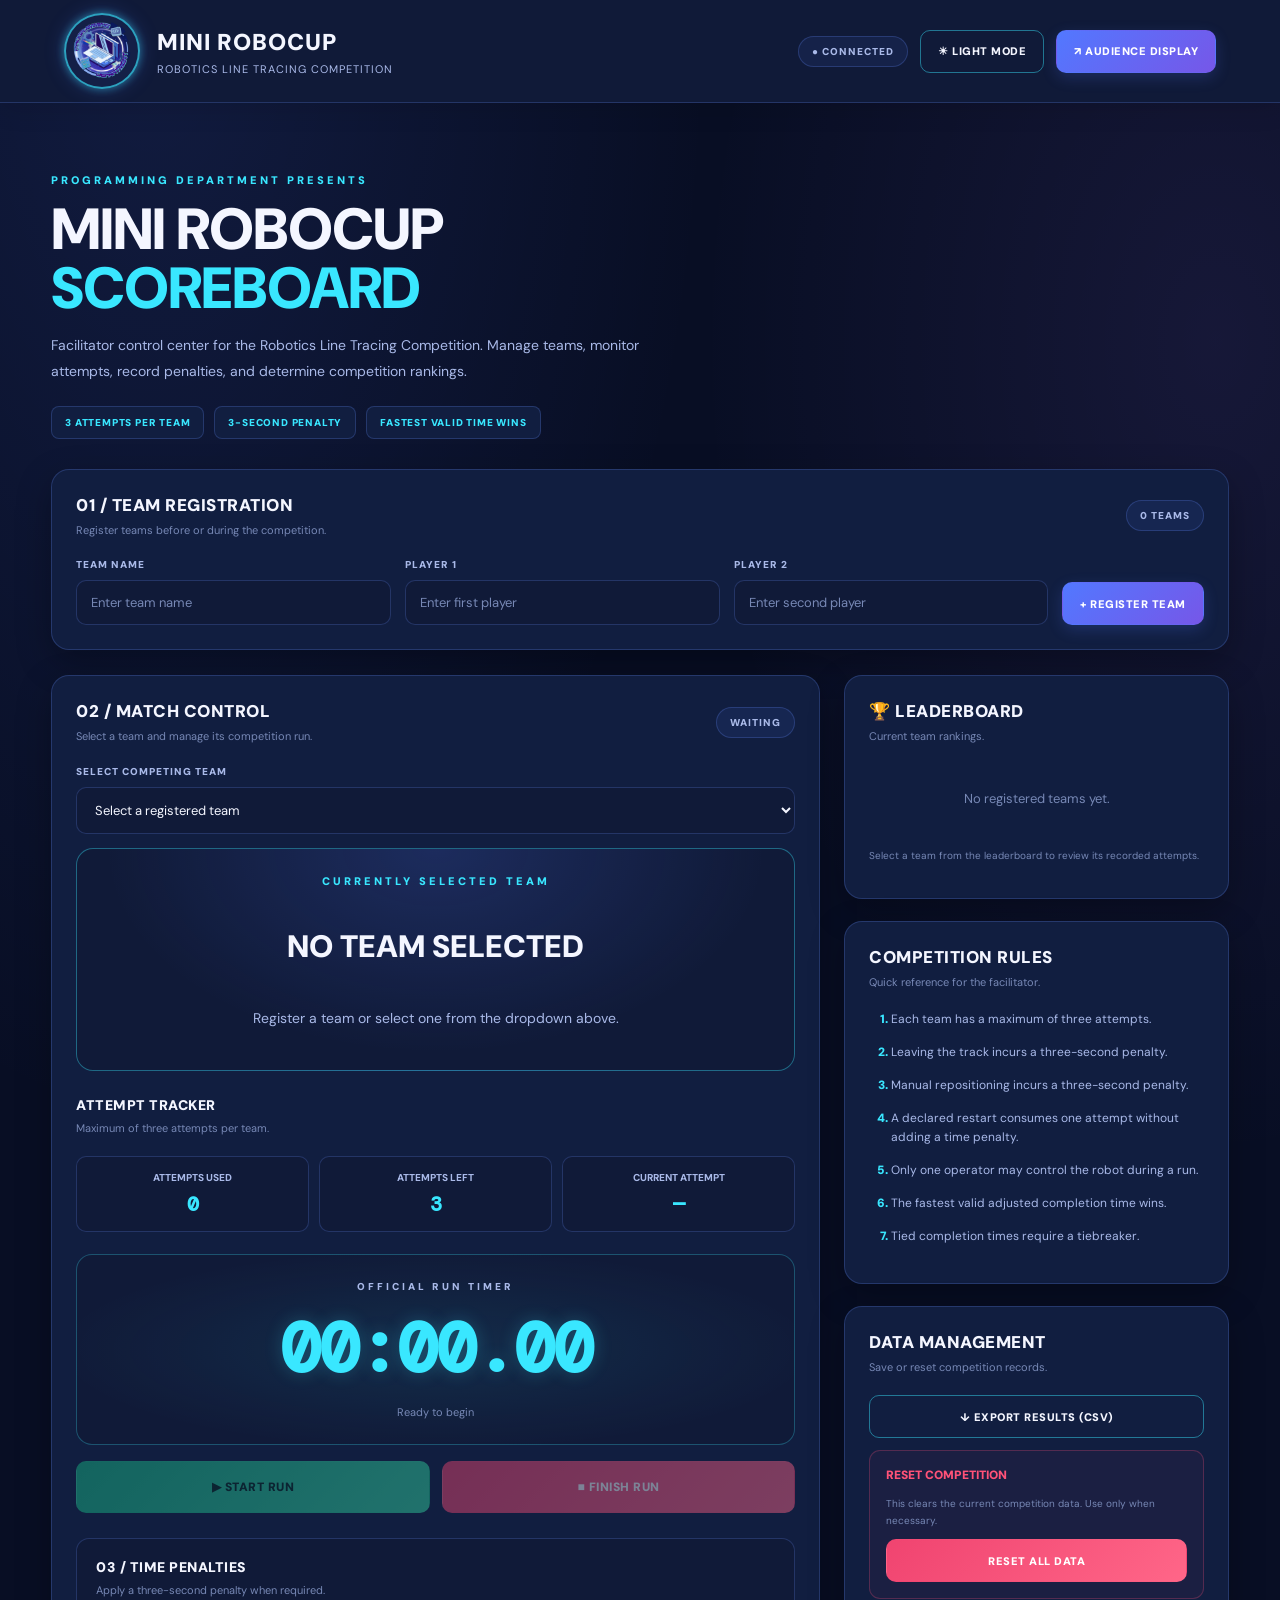
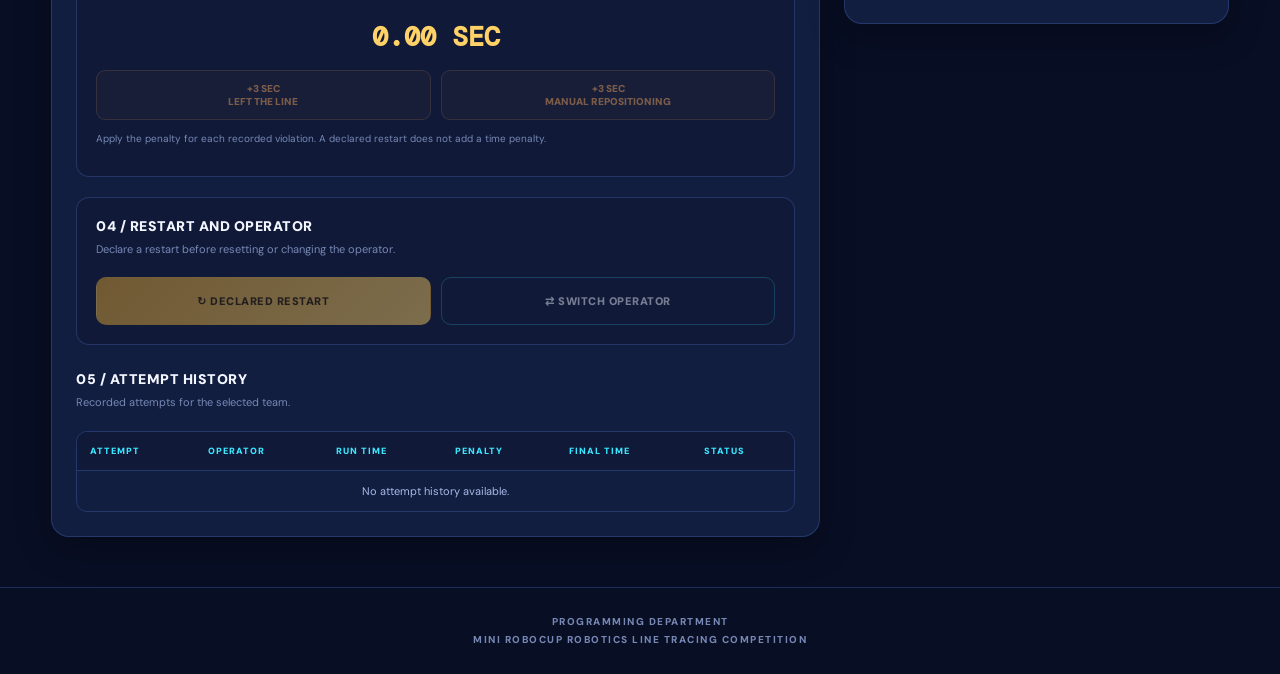
<file: index.html>
<!DOCTYPE html>
<html lang="en">

<head>
    <meta charset="UTF-8">
    <meta name="viewport" content="width=device-width, initial-scale=1.0">

    <title>Mini RoboCup | Facilitator Panel</title>

    <link rel="stylesheet" href="style.css">

    <link rel="preconnect" href="https://fonts.googleapis.com">
    <link rel="preconnect" href="https://fonts.gstatic.com" crossorigin>

    <link href="https://fonts.googleapis.com/css2?family=DM+Mono:wght@400;500;600;700&family=DM+Sans:wght@400;500;600;700;800;900&family=Barlow+Condensed:wght@700;800;900&display=swap" rel="stylesheet">
</head>

<body>

    <!--HEADER-->

    <header class="topbar">

        <div class="brand">

            <img
                src="image.png"
                alt="Programming Department Logo"
            >

            <div>
                <h1>MINI ROBOCUP</h1>
                <small>Robotics Line Tracing Competition</small>
            </div>

        </div>


        <div class="top-actions">

            <span class="pill" id="connectionStatus">
                ● CONNECTED
            </span>

            <button
                type="button"
                class="btn btn-outline"
                id="themeToggle"
                aria-label="Toggle light and dark mode"
            >
                ☀ LIGHT MODE
            </button>

            <button
                type="button"
                class="btn btn-primary"
                id="openDisplayBtn"
            >
                ↗ AUDIENCE DISPLAY
            </button>

        </div>

    </header>



    <!-- =================================================
         MAIN PAGE
    ================================================== -->

    <main class="page">


        <!-- INTRODUCTION -->

        <section class="intro">

            <div class="eyebrow">
                PROGRAMMING DEPARTMENT PRESENTS
            </div>

            <h2>
                MINI ROBOCUP
                <br>
                <span style="color: var(--cyan);">
                    SCOREBOARD
                </span>
            </h2>

            <p>
                Facilitator control center for the Robotics
                Line Tracing Competition. Manage teams,
                monitor attempts, record penalties, and
                determine competition rankings.
            </p>

            <div class="rule-summary">

                <span>3 ATTEMPTS PER TEAM</span>
                <span>3-SECOND PENALTY</span>
                <span>FASTEST VALID TIME WINS</span>

            </div>

        </section>



        <!--TEAM REGISTRATION-->

        <section class="panel registration-panel">

            <div class="section-heading">

                <div>
                    <h2>01 / TEAM REGISTRATION</h2>

                    <p>
                        Register teams before or during the competition.
                    </p>
                </div>

                <span class="pill" id="teamCount">
                    0 TEAMS
                </span>

            </div>


            <form id="teamForm">

                <div class="register-grid">

                    <div>
                        <label for="newTeamName">
                            TEAM NAME
                        </label>

                        <input
                            type="text"
                            id="newTeamName"
                            placeholder="Enter team name"
                            required
                        >
                    </div>


                    <div>
                        <label for="newPlayer1">
                            PLAYER 1
                        </label>

                        <input
                            type="text"
                            id="newPlayer1"
                            placeholder="Enter first player"
                            required
                        >
                    </div>


                    <div>
                        <label for="newPlayer2">
                            PLAYER 2
                        </label>

                        <input
                            type="text"
                            id="newPlayer2"
                            placeholder="Enter second player"
                            required
                        >
                    </div>


                    <button
                        type="submit"
                        class="btn btn-primary"
                    >
                        + REGISTER TEAM
                    </button>

                </div>

            </form>

        </section>



        <!--MAIN CONTROL AREA-->

        <div class="main-grid">


            <!-- LEFT: MATCH CONTROLS -->

            <section class="panel run-panel">

                <div class="section-heading">

                    <div>
                        <h2>02 / MATCH CONTROL</h2>

                        <p>
                            Select a team and manage its competition run.
                        </p>
                    </div>

                    <span class="pill" id="runStatus">
                        WAITING
                    </span>

                </div>



                <!-- TEAM SELECTOR -->

                <div class="team-picker-label">

                    <label for="teamSelect">
                        SELECT COMPETING TEAM
                    </label>

                    <select id="teamSelect">

                        <option value="">
                            Select a registered team
                        </option>

                    </select>

                </div>



                <!-- ACTIVE TEAM INFORMATION -->

                <div
                    class="active-team-card"
                    id="activeTeamDetails"
                >

                    <div class="eyebrow">
                        CURRENTLY SELECTED TEAM
                    </div>

                    <h2>
                        NO TEAM SELECTED
                    </h2>

                    <p>
                        Register a team or select one from
                        the dropdown above.
                    </p>

                </div>



                <!-- ATTEMPT TRACKER -->

                <div class="section-heading">

                    <div>
                        <h3>ATTEMPT TRACKER</h3>

                        <p>
                            Maximum of three attempts per team.
                        </p>
                    </div>

                </div>


                <div class="attempt-strip">

                    <div>
                        ATTEMPTS USED

                        <strong id="attemptCount">
                            0
                        </strong>
                    </div>


                    <div>
                        ATTEMPTS LEFT

                        <strong id="attemptsLeft">
                            3
                        </strong>
                    </div>


                    <div>
                        CURRENT ATTEMPT

                        <strong id="currentAttempt">
                            —
                        </strong>
                    </div>

                </div>



                <!-- TIMER -->

                <div class="timer-card">

                    <div class="timer-label">
                        OFFICIAL RUN TIMER
                    </div>

                    <div
                        class="digital-time"
                        id="runTimer"
                    >
                        00:00.00
                    </div>

                    <div
                        class="timer-hint"
                        id="timerHint"
                    >
                        Ready to begin
                    </div>

                </div>



                <!-- RUN BUTTONS -->

                <div class="run-actions">

                    <button
                        type="button"
                        class="btn btn-success"
                        id="startRunBtn"
                    >
                        ▶ START RUN
                    </button>


                    <button
                        type="button"
                        class="btn btn-danger"
                        id="finishRunBtn"
                        disabled
                    >
                        ■ FINISH RUN
                    </button>

                </div>



                <!-- PENALTY CONTROLS -->

                <div class="penalty-section">

                    <div class="section-heading">

                        <div>
                            <h3>03 / TIME PENALTIES</h3>

                            <p>
                                Apply a three-second penalty when required.
                            </p>
                        </div>

                    </div>


                    <div class="penalty-total">
                        <span id="penaltyTotal">0.00</span>
                        SEC
                    </div>


                    <div class="penalty-buttons">

                        <button
                            type="button"
                            class="penalty-btn"
                            data-penalty="3"
                        >
                            +3 SEC
                            <br>
                            LEFT THE LINE
                        </button>


                        <button
                            type="button"
                            class="penalty-btn"
                            data-penalty="3"
                        >
                            +3 SEC
                            <br>
                            MANUAL REPOSITIONING
                        </button>

                    </div>

                    <p class="fine-print">
                        Apply the penalty for each recorded violation.
                        A declared restart does not add a time penalty.
                    </p>

                </div>



                <!-- RESTART CONTROLS -->

                <div class="restart-section">

                    <div class="section-heading">

                        <div>
                            <h3>04 / RESTART AND OPERATOR</h3>

                            <p>
                                Declare a restart before resetting or
                                changing the operator.
                            </p>
                        </div>

                    </div>


                    <div class="restart-actions">

                        <button
                            type="button"
                            class="btn btn-warning"
                            id="declaredRestartBtn"
                        >
                            ↻ DECLARED RESTART
                        </button>


                        <button
                            type="button"
                            class="btn btn-outline"
                            id="switchOperatorBtn"
                        >
                            ⇄ SWITCH OPERATOR
                        </button>

                    </div>

                </div>



                <!-- ATTEMPT HISTORY -->

                <div style="margin-top: 25px;">

                    <div class="section-heading">

                        <div>
                            <h3>05 / ATTEMPT HISTORY</h3>

                            <p>
                                Recorded attempts for the selected team.
                            </p>
                        </div>

                    </div>


                    <div class="history-wrap">

                        <table>

                            <thead>
                                <tr>
                                    <th>Attempt</th>
                                    <th>Operator</th>
                                    <th>Run Time</th>
                                    <th>Penalty</th>
                                    <th>Final Time</th>
                                    <th>Status</th>
                                </tr>
                            </thead>

                            <tbody id="attemptHistory">

                                <tr>
                                    <td colspan="6" style="text-align:center;">
                                        No attempt history available.
                                    </td>
                                </tr>

                            </tbody>

                        </table>

                    </div>

                </div>

            </section>



            <!-- RIGHT: LEADERBOARD AND RULES -->

            <aside class="side-column">


                <!-- LEADERBOARD -->

                <section class="panel">

                    <div class="section-heading">

                        <div>
                            <h2>🏆 LEADERBOARD</h2>

                            <p>
                                Current team rankings.
                            </p>
                        </div>

                    </div>


                    <div
                        class="leaderboard"
                        id="leaderboard"
                    >

                        <div class="empty-state">
                            No completed runs yet.
                        </div>

                    </div>


                    <p class="fine-print" style="margin-top:15px;">
                        Select a team from the leaderboard to
                        review its recorded attempts.
                    </p>

                </section>



                <!-- COMPETITION RULES -->

                <section class="panel">

                    <div class="section-heading">

                        <div>
                            <h2>COMPETITION RULES</h2>

                            <p>
                                Quick reference for the facilitator.
                            </p>
                        </div>

                    </div>


                    <ol class="rules-list">

                        <li>
                            Each team has a maximum of three attempts.
                        </li>

                        <li>
                            Leaving the track incurs a three-second penalty.
                        </li>

                        <li>
                            Manual repositioning incurs a three-second penalty.
                        </li>

                        <li>
                            A declared restart consumes one attempt
                            without adding a time penalty.
                        </li>

                        <li>
                            Only one operator may control the robot
                            during a run.
                        </li>

                        <li>
                            The fastest valid adjusted completion time wins.
                        </li>

                        <li>
                            Tied completion times require a tiebreaker.
                        </li>

                    </ol>

                </section>



                <!-- DATA MANAGEMENT -->

                <section class="panel">

                    <div class="section-heading">

                        <div>
                            <h2>DATA MANAGEMENT</h2>

                            <p>
                                Save or reset competition records.
                            </p>
                        </div>

                    </div>


                    <button
                        type="button"
                        class="btn btn-outline full-width"
                        id="exportBtn"
                    >
                        ↓ EXPORT RESULTS (CSV)
                    </button>


                    <div style="height: 12px;"></div>


                    <div class="danger-zone">

                        <h3>RESET COMPETITION</h3>

                        <p class="fine-print">
                            This clears the current competition data.
                            Use only when necessary.
                        </p>

                        <button
                            type="button"
                            class="btn btn-danger full-width"
                            id="resetAllBtn"
                        >
                            RESET ALL DATA
                        </button>

                    </div>

                </section>


            </aside>

        </div>

    </main>



    <!--FOOTER-->

    <footer>

        PROGRAMMING DEPARTMENT
        <br>

        MINI ROBOCUP ROBOTICS LINE TRACING COMPETITION

    </footer>



    <!--JAVASCRIPT-->

    <script src="script.js"></script>

</body>

</html>
</file>
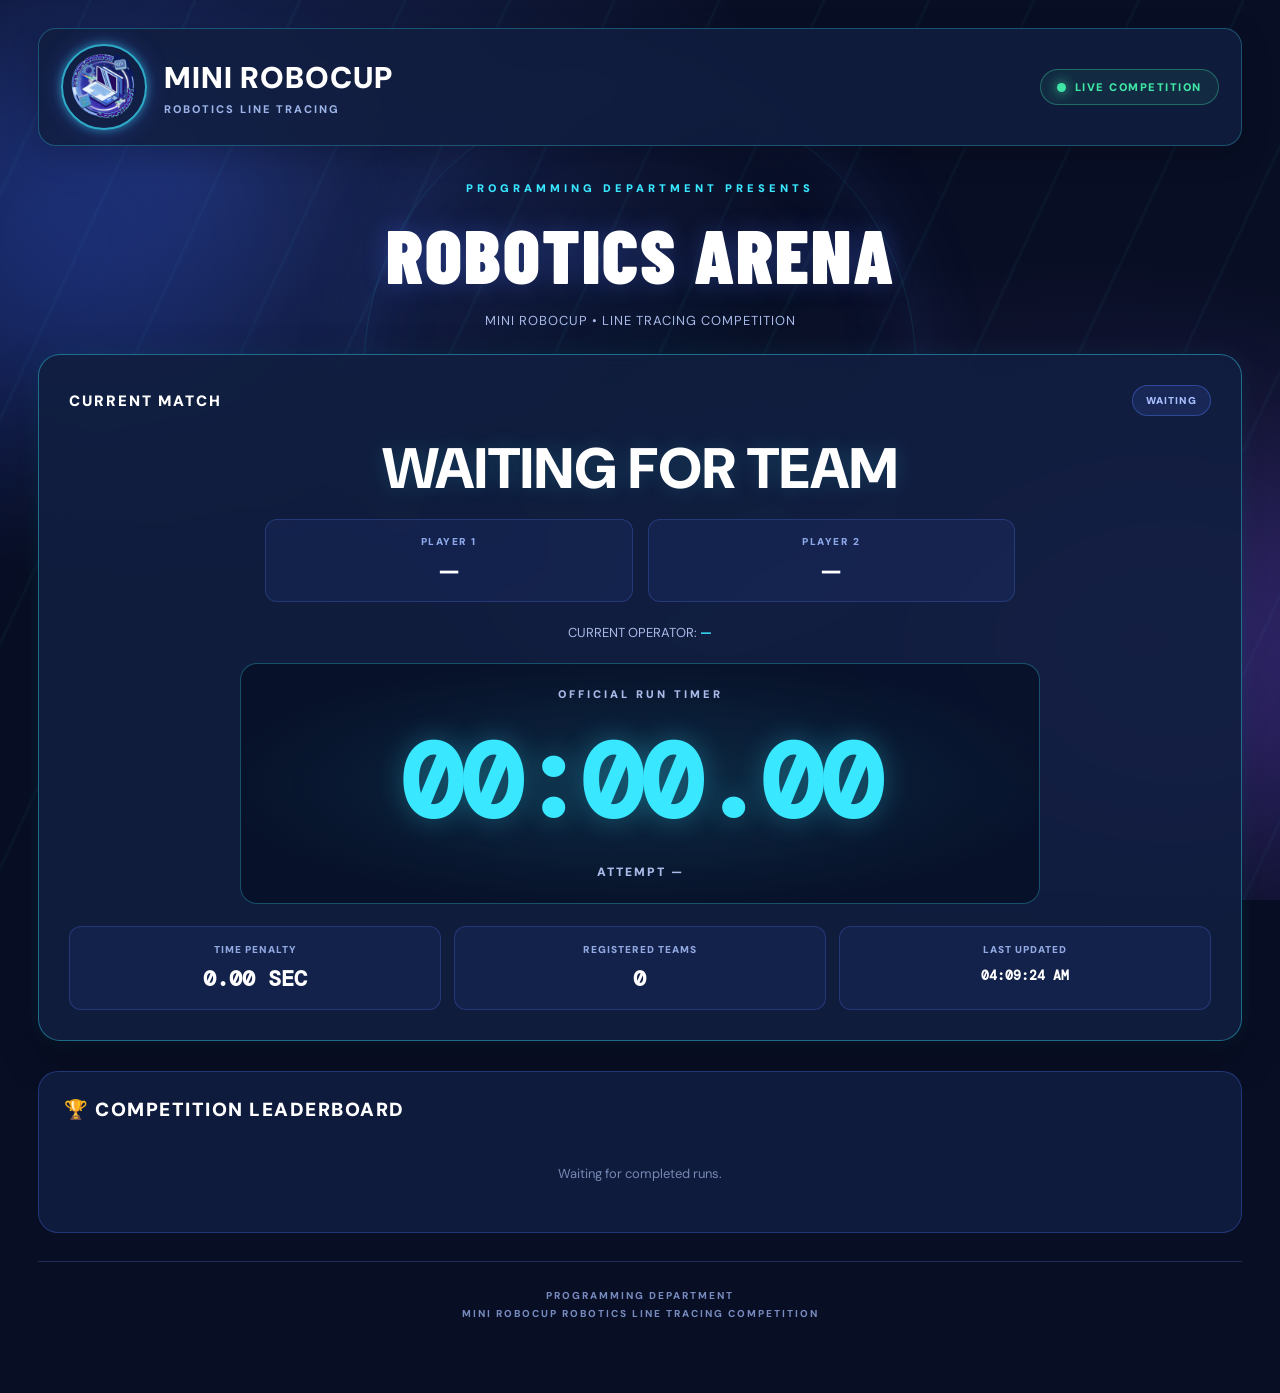
<file: display.html>
<!DOCTYPE html>
<html lang="en">

<head>
    <meta charset="UTF-8">
    <meta name="viewport" content="width=device-width, initial-scale=1.0">

    <title>Mini RoboCup | Audience Display</title>

    <link rel="stylesheet" href="style.css">

    <link rel="preconnect" href="https://fonts.googleapis.com">
    <link rel="preconnect" href="https://fonts.gstatic.com" crossorigin>

    <link href="https://fonts.googleapis.com/css2?family=DM+Mono:wght@400;500;600;700&family=DM+Sans:wght@400;500;600;700;800;900&family=Barlow+Condensed:wght@700;800;900&display=swap" rel="stylesheet">

    <style>
        /* AUDIENCE DISPLAY */

        body {
            min-height: 100vh;
            overflow-x: hidden;
            background: #080e24;
        }

        /* Animated background */

        .arena-background {
            position: fixed;
            inset: 0;
            z-index: -2;
            overflow: hidden;
            pointer-events: none;

            background:
                radial-gradient(
                    ellipse at 15% 20%,
                    rgba(82, 120, 255, 0.24),
                    transparent 40%
                ),
                radial-gradient(
                    ellipse at 85% 70%,
                    rgba(167, 122, 255, 0.18),
                    transparent 42%
                ),
                #080e24;
        }

        .arena-background::before {
            content: "";
            position: absolute;
            inset: -50%;

            background:
                repeating-linear-gradient(
                    115deg,
                    transparent 0,
                    transparent 90px,
                    rgba(57, 231, 255, 0.045) 92px,
                    transparent 95px
                );

            animation: arenaMove 30s linear infinite;
        }

        .arena-background::after {
            content: "";
            position: absolute;
            width: 550px;
            height: 550px;
            top: 10%;
            left: 50%;

            border: 1px solid rgba(57, 231, 255, 0.13);
            border-radius: 50%;

            box-shadow:
                0 0 80px rgba(82, 120, 255, 0.12),
                inset 0 0 80px rgba(82, 120, 255, 0.08);

            transform: translateX(-50%);
            animation: arenaPulse 7s ease-in-out infinite;
        }

        .arena-glow {
            position: absolute;
            width: 380px;
            height: 380px;
            border-radius: 50%;
            filter: blur(100px);
            opacity: 0.24;
            animation: glowFloat 13s ease-in-out infinite alternate;
        }

        .arena-glow.one {
            top: 5%;
            left: -120px;
            background: #315dff;
        }

        .arena-glow.two {
            right: -100px;
            bottom: 5%;
            background: #7445ff;
            animation-delay: -5s;
        }

        .arena-glow.three {
            top: 45%;
            left: 45%;
            width: 230px;
            height: 230px;
            background: #00bcd4;
            opacity: 0.12;
            animation-delay: -8s;
        }

        @keyframes arenaMove {
            from {
                transform: translate3d(0, 0, 0);
            }
            to {
                transform: translate3d(150px, 150px, 0);
            }
        }

        @keyframes arenaPulse {
            0%, 100% {
                opacity: 0.35;
                scale: 0.96;
            }
            50% {
                opacity: 0.8;
                scale: 1.06;
            }
        }

        @keyframes glowFloat {
            from {
                transform: translate(0, 0);
            }
            to {
                transform: translate(80px, -60px);
            }
        }


        /* Main layout */

        .audience-page {
            position: relative;
            z-index: 1;

            width: min(1550px, 94%);
            margin: 0 auto;
            padding: 28px 0 45px;
        }


        /* Header */

        .audience-header {
            display: flex;
            align-items: center;
            justify-content: space-between;
            gap: 20px;

            padding: 15px 22px;
            border: 1px solid rgba(57, 231, 255, 0.28);
            border-radius: 18px;

            background: rgba(17, 30, 64, 0.84);
            backdrop-filter: blur(15px);

            box-shadow: 0 8px 30px rgba(0, 0, 0, 0.18);
        }

        .audience-brand {
            display: flex;
            align-items: center;
            gap: 17px;
        }

        .audience-brand img {
            width: 86px;
            height: 86px;
            object-fit: contain;

            padding: 3px;
            border: 2px solid rgba(57, 231, 255, 0.7);
            border-radius: 50%;

            box-shadow:
                0 0 10px rgba(57, 231, 255, 0.5),
                0 0 24px rgba(82, 120, 255, 0.3);
        }

        .audience-brand h1 {
            margin: 0;
            color: #ffffff;
            font-size: clamp(20px, 2.5vw, 30px);
            font-weight: 900;
            letter-spacing: 1px;
        }

        .audience-brand p {
            margin: 5px 0 0;
            color: #9db4e8;
            font-size: 11px;
            font-weight: 800;
            letter-spacing: 2px;
        }

        .audience-live {
            display: flex;
            align-items: center;
            gap: 9px;

            padding: 10px 16px;
            border: 1px solid rgba(64, 230, 165, 0.35);
            border-radius: 50px;

            background: rgba(64, 230, 165, 0.08);
            color: #40e6a5;

            font-size: 11px;
            font-weight: 900;
            letter-spacing: 1.5px;
        }

        .live-dot {
            width: 9px;
            height: 9px;
            border-radius: 50%;
            background: #40e6a5;
            box-shadow: 0 0 12px #40e6a5;
            animation: livePulse 1.5s ease-in-out infinite;
        }

        @keyframes livePulse {
            0%, 100% {
                opacity: 1;
                transform: scale(1);
            }
            50% {
                opacity: 0.4;
                transform: scale(0.75);
            }
        }


        /* Main competition title */

        .audience-title {
            margin: 35px 0 25px;
            text-align: center;
        }

        .audience-title .eyebrow {
            color: #39e7ff;
            letter-spacing: 4px;
        }

        .audience-title h2 {
            margin: 8px 0;
            color: #ffffff;
            font-family: 'Barlow Condensed', sans-serif;
            font-size: clamp(42px, 6vw, 76px);
            font-weight: 900;
            letter-spacing: 2px;
            text-shadow: 0 0 25px rgba(82, 120, 255, 0.3);
        }

        .audience-title p {
            color: #a9b9e8;
            font-size: 13px;
            letter-spacing: 1px;
        }


        /* Live match */

        .live-match {
            position: relative;
            overflow: hidden;

            padding: 30px;
            border: 1px solid rgba(57, 231, 255, 0.4);
            border-radius: 22px;

            background: rgba(17, 30, 64, 0.9);
            backdrop-filter: blur(18px);

            box-shadow:
                0 15px 45px rgba(0, 0, 0, 0.24),
                0 0 25px rgba(57, 231, 255, 0.08);
        }

        .live-match::before {
            content: "";
            position: absolute;
            top: 0;
            left: -100%;
            width: 100%;
            height: 2px;

            background: linear-gradient(
                90deg,
                transparent,
                #39e7ff,
                #a77aff,
                transparent
            );

            animation: borderSweep 5s linear infinite;
        }

        @keyframes borderSweep {
            to {
                left: 100%;
            }
        }

        .match-heading {
            display: flex;
            align-items: center;
            justify-content: space-between;
            gap: 15px;
            margin-bottom: 22px;
        }

        .match-heading h3 {
            margin: 0;
            color: #ffffff;
            font-size: 15px;
            font-weight: 900;
            letter-spacing: 2px;
        }

        .match-status {
            padding: 8px 13px;
            border: 1px solid rgba(82, 120, 255, 0.4);
            border-radius: 50px;
            background: rgba(82, 120, 255, 0.12);
            color: #a9c0ff;
            font-size: 10px;
            font-weight: 900;
            letter-spacing: 1px;
        }


        /* Team name */

        .display-team-name {
            margin: 10px 0 18px;
            color: #ffffff;
            font-size: clamp(34px, 5vw, 57px);
            font-weight: 900;
            line-height: 1.1;
            text-align: center;
            overflow-wrap: anywhere;

            text-shadow:
                0 0 20px rgba(57, 231, 255, 0.17);
        }

        .display-players {
            display: grid;
            grid-template-columns: repeat(2, minmax(0, 1fr));
            gap: 15px;
            max-width: 750px;
            margin: 0 auto 22px;
        }

        .display-player {
            padding: 15px;
            border: 1px solid rgba(82, 120, 255, 0.25);
            border-radius: 12px;
            background: rgba(82, 120, 255, 0.08);
            text-align: center;
        }

        .display-player span {
            display: block;
            margin-bottom: 7px;
            color: #8da8e8;
            font-size: 10px;
            font-weight: 900;
            letter-spacing: 1.5px;
        }

        .display-player strong {
            color: #ffffff;
            font-size: clamp(17px, 2vw, 24px);
            font-weight: 800;
            overflow-wrap: anywhere;
        }

        .display-operator {
            margin: 0 auto 22px;
            color: #a9b9e8;
            font-size: 13px;
            text-align: center;
        }

        .display-operator strong {
            color: #39e7ff;
        }


        /* Timer */

        .display-timer-box {
            max-width: 800px;
            margin: 0 auto;
            padding: 23px;

            border: 1px solid rgba(57, 231, 255, 0.3);
            border-radius: 17px;

            background:
                radial-gradient(
                    ellipse at center,
                    rgba(57, 231, 255, 0.12),
                    transparent 75%
                ),
                rgba(5, 13, 35, 0.7);

            text-align: center;
        }

        .display-timer-label {
            color: #a9b9e8;
            font-size: 11px;
            font-weight: 900;
            letter-spacing: 3px;
        }

        .display-timer {
            margin: 13px 0;
            color: #39e7ff;
            font-family: 'DM Mono', monospace;
            font-size: clamp(58px, 9vw, 105px);
            font-weight: 600;
            letter-spacing: -3px;
            text-shadow: 0 0 28px rgba(57, 231, 255, 0.3);
            font-variant-numeric: tabular-nums;
        }

        .display-run-status {
            color: #a9b9e8;
            font-size: 12px;
            font-weight: 900;
            letter-spacing: 2px;
        }


        /* Match information */

        .match-stats {
            display: grid;
            grid-template-columns: repeat(3, 1fr);
            gap: 13px;
            margin-top: 22px;
        }

        .match-stat {
            padding: 16px;
            border: 1px solid rgba(82, 120, 255, 0.25);
            border-radius: 12px;
            background: rgba(82, 120, 255, 0.08);
            text-align: center;
        }

        .match-stat span {
            display: block;
            margin-bottom: 8px;
            color: #91a8e0;
            font-size: 10px;
            font-weight: 900;
            letter-spacing: 1px;
        }

        .match-stat strong {
            color: #ffffff;
            font-family: 'DM Mono', monospace;
            font-size: 22px;
            font-weight: 800;
        }


        /* Winner section */

        .winner-section {
            display: none;
            position: relative;
            overflow: hidden;

            margin-top: 25px;
            padding: 30px;

            border: 1px solid rgba(255, 209, 102, 0.65);
            border-radius: 20px;

            background:
                radial-gradient(
                    ellipse at center,
                    rgba(255, 209, 102, 0.15),
                    transparent 75%
                ),
                rgba(48, 38, 20, 0.8);

            text-align: center;

            box-shadow:
                0 0 25px rgba(255, 209, 102, 0.15);
        }

        .winner-section.show {
            display: block;
            animation: winnerReveal 0.7s ease both;
        }

        @keyframes winnerReveal {
            from {
                opacity: 0;
                transform: translateY(15px) scale(0.98);
            }
            to {
                opacity: 1;
                transform: translateY(0) scale(1);
            }
        }

        .winner-crown {
            color: #ffd166;
            font-size: 40px;
            filter: drop-shadow(0 0 12px rgba(255, 209, 102, 0.4));
        }

        .winner-section h2 {
            margin: 10px 0;
            color: #ffd166;
            font-family: 'Barlow Condensed', sans-serif;
            font-size: clamp(35px, 5vw, 55px);
            font-weight: 900;
            letter-spacing: 3px;
        }

        .winner-team-name {
            margin: 15px 0;
            color: #ffffff;
            font-size: clamp(26px, 4vw, 43px);
            font-weight: 900;
            overflow-wrap: anywhere;
        }

        .winner-time {
            color: #ffd166;
            font-family: 'DM Mono', monospace;
            font-size: 24px;
            font-weight: 800;
        }


        /* Leaderboard */

        .audience-leaderboard {
            margin-top: 30px;
            padding: 25px;

            border: 1px solid rgba(82, 120, 255, 0.3);
            border-radius: 20px;

            background: rgba(17, 30, 64, 0.88);
            backdrop-filter: blur(15px);
        }

        .audience-leaderboard h2 {
            margin: 0 0 18px;
            color: #ffffff;
            font-size: 19px;
            font-weight: 900;
            letter-spacing: 1.5px;
        }

        .audience-leaderboard .leaderboard {
            gap: 11px;
        }

        .audience-leaderboard .leader-row {
            padding: 17px;
            border-color: rgba(82, 120, 255, 0.2);
            background: rgba(82, 120, 255, 0.08);
        }

        .audience-leaderboard .leader-team {
            color: #ffffff;
            font-size: 16px;
        }

        .audience-leaderboard .leader-time {
            font-size: 15px;
        }

        .audience-leaderboard .rank {
            width: 39px;
            height: 39px;
            font-size: 14px;
        }


        /* Footer */

        .audience-footer {
            margin-top: 28px;
            color: #778bbf;
            font-size: 10px;
            font-weight: 800;
            letter-spacing: 2px;
            text-align: center;
        }


        /* Light mode */

        body.light-mode {
            background: #edf2ff;
        }

        body.light-mode .arena-background {
            background:
                radial-gradient(
                    ellipse at 15% 20%,
                    rgba(82, 120, 255, 0.16),
                    transparent 40%
                ),
                radial-gradient(
                    ellipse at 85% 70%,
                    rgba(167, 122, 255, 0.12),
                    transparent 42%
                ),
                #edf2ff;
        }

        body.light-mode .audience-header,
        body.light-mode .live-match,
        body.light-mode .audience-leaderboard {
            background: rgba(255, 255, 255, 0.9);
        }

        body.light-mode .audience-brand h1,
        body.light-mode .audience-title h2,
        body.light-mode .match-heading h3,
        body.light-mode .display-team-name,
        body.light-mode .display-player strong,
        body.light-mode .match-stat strong,
        body.light-mode .audience-leaderboard h2,
        body.light-mode .audience-leaderboard .leader-team {
            color: #172344;
        }

        body.light-mode .audience-brand p,
        body.light-mode .audience-title p,
        body.light-mode .display-operator,
        body.light-mode .match-stat span,
        body.light-mode .display-timer-label {
            color: #52658f;
        }

        body.light-mode .display-timer-box {
            background: rgba(226, 237, 255, 0.9);
        }

        body.light-mode .display-player,
        body.light-mode .match-stat,
        body.light-mode .audience-leaderboard .leader-row {
            background: rgba(82, 120, 255, 0.06);
        }

        body.light-mode .audience-leaderboard .leader-time {
            color: #008eae;
        }


        /* Responsive */

        @media (max-width: 700px) {
            .audience-header {
                align-items: flex-start;
                flex-direction: column;
            }

            .audience-brand img {
                width: 68px;
                height: 68px;
            }

            .match-stats {
                grid-template-columns: 1fr;
            }

            .display-players {
                grid-template-columns: 1fr;
            }

            .live-match {
                padding: 20px;
            }

            .display-timer {
                font-size: 48px;
            }
        }

        @media (prefers-reduced-motion: reduce) {
            *,
            *::before,
            *::after {
                animation-duration: 0.01ms !important;
                transition-duration: 0.01ms !important;
            }
        }

    </style>

</head>


<body>

    <!-- ANIMATED BACKGROUND -->

    <div class="arena-background" aria-hidden="true">

        <div class="arena-glow one"></div>
        <div class="arena-glow two"></div>
        <div class="arena-glow three"></div>

    </div>



    <main class="audience-page">


        <!-- HEADER -->

        <header class="audience-header">

            <div class="audience-brand">

                <img
                    src="image.png"
                    alt="Programming Department Logo"
                >

                <div>

                    <h1>MINI ROBOCUP</h1>

                    <p>
                        ROBOTICS LINE TRACING
                    </p>

                </div>

            </div>


            <div class="audience-live">

                <span class="live-dot"></span>

                LIVE COMPETITION

            </div>

        </header>



        <!-- TITLE -->

        <section class="audience-title">

            <div class="eyebrow">
                PROGRAMMING DEPARTMENT PRESENTS
            </div>

            <h2>
                ROBOTICS ARENA
            </h2>

            <p>
                MINI ROBOCUP • LINE TRACING COMPETITION
            </p>

        </section>



        <!-- CURRENT MATCH -->

        <section class="live-match">


            <div class="match-heading">

                <h3>CURRENT MATCH</h3>

                <span
                    class="match-status"
                    id="displayRunStatus"
                >
                    WAITING
                </span>

            </div>



            <!-- TEAM -->

            <h1
                class="display-team-name"
                id="displayTeamName"
            >
                WAITING FOR TEAM
            </h1>



            <!-- PLAYERS -->

            <div class="display-players">

                <div class="display-player">

                    <span>PLAYER 1</span>

                    <strong id="displayPlayer1">
                        —
                    </strong>

                </div>


                <div class="display-player">

                    <span>PLAYER 2</span>

                    <strong id="displayPlayer2">
                        —
                    </strong>

                </div>

            </div>



            <!-- OPERATOR -->

            <div class="display-operator">

                CURRENT OPERATOR:

                <strong id="displayOperator">
                    —
                </strong>

            </div>



            <!-- TIMER -->

            <div class="display-timer-box">

                <div class="display-timer-label">
                    OFFICIAL RUN TIMER
                </div>

                <div
                    class="display-timer"
                    id="displayTimer"
                >
                    00:00.00
                </div>

                <div class="display-run-status">
                    ATTEMPT
                    <span id="displayAttempt">—</span>
                </div>

            </div>



            <!-- MATCH STATISTICS -->

            <div class="match-stats">

                <div class="match-stat">

                    <span>TIME PENALTY</span>

                    <strong id="displayPenalty">
                        0.00 SEC
                    </strong>

                </div>


                <div class="match-stat">

                    <span>REGISTERED TEAMS</span>

                    <strong id="displayTeamCount">
                        0
                    </strong>

                </div>


                <div class="match-stat">

                    <span>LAST UPDATED</span>

                    <strong
                        id="displayLastUpdated"
                        style="font-size: 13px;"
                    >
                        —
                    </strong>

                </div>

            </div>


        </section>



        <!-- WINNER ANNOUNCEMENT -->

        <section
            class="winner-section"
            id="winnerSection"
        >

            <div class="winner-crown">
                ♛
            </div>

            <h2>
                CHAMPION
            </h2>

            <div
                class="winner-team-name"
                id="winnerTeamName"
            >
                —
            </div>

            <div class="winner-time">

                FINAL TIME:

                <span id="winnerTime">
                    —
                </span>

            </div>

        </section>



        <!-- LEADERBOARD -->

        <section class="audience-leaderboard">

            <h2>
                🏆 COMPETITION LEADERBOARD
            </h2>

            <div
                class="leaderboard"
                id="displayLeaderboard"
            >

                <div class="empty-state">
                    Waiting for completed runs.
                </div>

            </div>

        </section>



        <!-- FOOTER -->

        <footer class="audience-footer">

            PROGRAMMING DEPARTMENT
            <br>
            MINI ROBOCUP ROBOTICS LINE TRACING COMPETITION

        </footer>


    </main>


    <script src="display.js"></script>

</body>

</html>
</file>
<file: style.css>
/* THEME VARIABLES */

:root {
    color-scheme: dark;

    --bg: #080e24;
    --bg-secondary: #101a38;
    --panel: #111e40;
    --panel-hover: #172750;

    --primary: #5278ff;
    --primary-hover: #7190ff;
    --cyan: #39e7ff;
    --purple: #a77aff;
    --gold: #ffd166;
    --green: #40e6a5;
    --red: #ff5278;
    --orange: #ffad5c;

    --text: #f4f6ff;
    --text-secondary: #a9b9e8;
    --muted: #7788b5;

    --border: rgba(105, 145, 255, 0.23);
    --border-bright: rgba(57, 231, 255, 0.45);

    --shadow: 0 12px 35px rgba(0, 0, 0, 0.28);
    --glow-blue: 0 0 18px rgba(82, 120, 255, 0.25);
    --glow-cyan: 0 0 18px rgba(57, 231, 255, 0.25);

    --radius: 18px;
    --transition: 0.25s ease;
}


/* LIGHT THEME */

body.light-mode {
    color-scheme: light;

    --bg: #edf2ff;
    --bg-secondary: #e3eaff;
    --panel: #ffffff;
    --panel-hover: #f3f7ff;

    --primary: #345de0;
    --primary-hover: #5278ff;
    --cyan: #008eae;
    --purple: #8253d6;
    --gold: #d99a13;
    --green: #13996d;
    --red: #e33d63;
    --orange: #d77b22;

    --text: #172344;
    --text-secondary: #52658f;
    --muted: #7180a3;

    --border: rgba(50, 85, 170, 0.19);
    --border-bright: rgba(0, 142, 174, 0.4);

    --shadow: 0 10px 30px rgba(40, 65, 120, 0.10);
    --glow-blue: 0 0 16px rgba(82, 120, 255, 0.15);
    --glow-cyan: 0 0 16px rgba(0, 142, 174, 0.13);
}


/* -------------------- GLOBAL -------------------- */

* {
    box-sizing: border-box;
}

html {
    scroll-behavior: smooth;
}

body {
    min-height: 100vh;
    margin: 0;
    background:
        radial-gradient(
            ellipse at 12% 0%,
            rgba(82, 120, 255, 0.13),
            transparent 35%
        ),
        radial-gradient(
            ellipse at 95% 15%,
            rgba(167, 122, 255, 0.09),
            transparent 30%
        ),
        var(--bg);

    color: var(--text);
    font-family: 'DM Sans', 'Inter', Arial, sans-serif;

    transition:
        background var(--transition),
        color var(--transition);
}

button,
input,
select,
textarea {
    font: inherit;
}

button {
    cursor: pointer;
}

::selection {
    background: rgba(57, 231, 255, 0.3);
    color: var(--text);
}


/* -------------------- TOP NAVIGATION -------------------- */

.topbar {
    position: sticky;
    top: 0;
    z-index: 100;

    display: flex;
    align-items: center;
    justify-content: space-between;
    gap: 20px;

    padding: 13px 5%;
    border-bottom: 1px solid var(--border);

    background: var(--bg-secondary);
    box-shadow: 0 5px 25px rgba(0, 0, 0, 0.12);

    transition: background var(--transition);
}

.brand {
    display: flex;
    align-items: center;
    gap: 17px;
}

.brand img {
    display: block;
    width: 76px;
    height: 76px;
    object-fit: contain;

    padding: 3px;
    border: 2px solid rgba(57, 231, 255, 0.65);
    border-radius: 50%;

    background: rgba(82, 120, 255, 0.08);

    box-shadow:
        0 0 8px rgba(57, 231, 255, 0.45),
        0 0 20px rgba(82, 120, 255, 0.25);

    transition: transform var(--transition), box-shadow var(--transition);
}

.brand img:hover {
    transform: scale(1.045);
    box-shadow:
        0 0 12px rgba(57, 231, 255, 0.7),
        0 0 28px rgba(82, 120, 255, 0.4);
}

.brand h1 {
    margin: 0;
    color: var(--text);
    font-size: 23px;
    font-weight: 900;
    letter-spacing: 1px;
}

.brand small {
    display: block;
    margin-top: 5px;
    color: var(--text-secondary);
    font-size: 11px;
    letter-spacing: 1px;
    text-transform: uppercase;
}

.top-actions {
    display: flex;
    align-items: center;
    justify-content: flex-end;
    flex-wrap: wrap;
    gap: 12px;
}


/* -------------------- STATUS PILLS -------------------- */

.pill {
    display: inline-flex;
    align-items: center;
    justify-content: center;
    gap: 7px;

    padding: 8px 13px;
    border: 1px solid var(--border);
    border-radius: 50px;

    background: rgba(82, 120, 255, 0.09);
    color: var(--text-secondary);

    font-size: 10px;
    font-weight: 900;
    letter-spacing: 1px;
    text-transform: uppercase;
}


/* -------------------- MAIN PAGE -------------------- */

.page {
    width: min(1500px, 92%);
    margin: 35px auto 50px;
}

.intro {
    position: relative;
    overflow: hidden;
    padding: 35px 0 30px;
}

.eyebrow {
    margin-bottom: 13px;
    color: var(--cyan);
    font-size: 11px;
    font-weight: 900;
    letter-spacing: 3px;
}

.intro h2 {
    margin: 0;
    color: var(--text);
    font-size: clamp(36px, 5vw, 58px);
    font-weight: 900;
    line-height: 1.02;
    letter-spacing: -1px;
}

.intro p {
    max-width: 650px;
    margin: 15px 0 22px;
    color: var(--text-secondary);
    font-size: 14px;
    line-height: 1.8;
}

.rule-summary {
    display: flex;
    flex-wrap: wrap;
    gap: 10px;
}

.rule-summary span {
    padding: 9px 13px;
    border: 1px solid var(--border);
    border-radius: 8px;
    background: var(--panel);
    color: var(--cyan);
    font-size: 10px;
    font-weight: 900;
    letter-spacing: 0.8px;
}


/* -------------------- PANELS -------------------- */

.panel {
    position: relative;
    padding: 24px;
    border: 1px solid var(--border);
    border-radius: var(--radius);

    background: var(--panel);
    box-shadow: var(--shadow);

    transition:
        border-color var(--transition),
        box-shadow var(--transition),
        transform var(--transition),
        background var(--transition);
}

.panel:hover {
    border-color: var(--border-bright);
    box-shadow: var(--shadow), var(--glow-blue);
}

.registration-panel {
    margin-bottom: 25px;
}

.section-heading {
    display: flex;
    align-items: center;
    justify-content: space-between;
    gap: 15px;
    margin-bottom: 20px;
}

.section-heading h2,
.section-heading h3 {
    margin: 0;
    color: var(--text);
    font-weight: 900;
    letter-spacing: 0.5px;
}

.section-heading h2 {
    font-size: 17px;
}

.section-heading h3 {
    font-size: 14px;
}

.section-heading p {
    margin: 6px 0 0;
    color: var(--muted);
    font-size: 11px;
    line-height: 1.5;
}


/* -------------------- REGISTRATION FORM -------------------- */

.register-grid {
    display: grid;
    grid-template-columns: repeat(3, minmax(0, 1fr)) auto;
    align-items: end;
    gap: 14px;
}

label {
    display: block;
    margin-bottom: 9px;
    color: var(--text-secondary);
    font-size: 10px;
    font-weight: 900;
    letter-spacing: 1px;
}

input,
select,
textarea {
    width: 100%;
    min-width: 0;
    padding: 13px 14px;

    border: 1px solid var(--border);
    border-radius: 10px;

    outline: none;
    background: var(--bg-secondary);
    color: var(--text);

    font-size: 13px;

    transition:
        border-color var(--transition),
        box-shadow var(--transition),
        background var(--transition);
}

input::placeholder,
textarea::placeholder {
    color: var(--muted);
}

input:focus,
select:focus,
textarea:focus {
    border-color: var(--cyan);
    box-shadow: 0 0 0 3px rgba(57, 231, 255, 0.12);
}


/* BUTTONS */

.btn {
    display: inline-flex;
    align-items: center;
    justify-content: center;
    gap: 8px;

    min-height: 43px;
    padding: 12px 17px;

    border: 1px solid transparent;
    border-radius: 10px;

    font-size: 11px;
    font-weight: 900;
    letter-spacing: 0.5px;

    transition:
        transform var(--transition),
        box-shadow var(--transition),
        background var(--transition),
        border-color var(--transition);
}

.btn:hover {
    transform: translateY(-3px);
}

.btn:active {
    transform: translateY(0) scale(0.98);
}

.btn-primary {
    background: linear-gradient(135deg, #5278ff, #7657e8);
    color: #ffffff;
    box-shadow: 0 5px 15px rgba(82, 120, 255, 0.2);
}

.btn-primary:hover {
    box-shadow: 0 7px 22px rgba(82, 120, 255, 0.4);
}

.btn-success {
    background: linear-gradient(135deg, #16b985, #35d8a3);
    color: #062c22;
    box-shadow: 0 5px 15px rgba(64, 230, 165, 0.18);
}

.btn-success:hover {
    box-shadow: 0 7px 22px rgba(64, 230, 165, 0.35);
}

.btn-warning {
    background: linear-gradient(135deg, #e7a72d, #ffd166);
    color: #392400;
}

.btn-warning:hover {
    box-shadow: 0 7px 20px rgba(255, 209, 102, 0.25);
}

.btn-danger {
    background: linear-gradient(135deg, #f04470, #ff6688);
    color: #ffffff;
}

.btn-danger:hover {
    box-shadow: 0 7px 20px rgba(255, 82, 120, 0.3);
}

.btn-outline {
    border-color: var(--border-bright);
    background: transparent;
    color: var(--text);
}

.btn-outline:hover {
    background: rgba(57, 231, 255, 0.08);
    box-shadow: var(--glow-cyan);
}

button:disabled {
    cursor: not-allowed;
    opacity: 0.45;
    transform: none !important;
    box-shadow: none !important;
}


/* MAIN GRID */

.main-grid {
    display: grid;
    grid-template-columns: minmax(0, 1.7fr) minmax(290px, 0.85fr);
    align-items: start;
    gap: 24px;
}

.run-panel {
    min-width: 0;
}

.side-column {
    display: flex;
    flex-direction: column;
    gap: 22px;
}


/* ACTIVE TEAM CARD */

.team-picker-label {
    margin-top: 20px;
}

.active-team-card {
    position: relative;
    overflow: hidden;

    display: flex;
    flex-direction: column;
    align-items: center;
    justify-content: center;

    min-height: 190px;
    margin: 14px 0 25px;
    padding: 25px;

    border: 1px solid rgba(57, 231, 255, 0.38);
    border-radius: 17px;

    background:
        radial-gradient(
            ellipse at 50% 0%,
            rgba(82, 120, 255, 0.19),
            transparent 65%
        ),
        var(--bg-secondary);

    text-align: center;

    transition:
        border-color var(--transition),
        box-shadow var(--transition),
        transform var(--transition);
}

.active-team-card:hover {
    border-color: var(--cyan);
    box-shadow: var(--glow-cyan);
    transform: translateY(-2px);
}

.active-team-card h2,
.active-team-card h3 {
    color: var(--text);
    text-align: center;
    font-size: clamp(23px, 3vw, 31px);
    font-weight: 900;
}

.active-team-card p {
    color: var(--text-secondary);
    font-size: 14px;
    line-height: 1.7;
    text-align: center;
}

.active-team-card button {
    margin-top: 12px;
}

.empty-state {
    padding: 25px;
    color: var(--muted);
    font-size: 13px;
    text-align: center;
}


/* ATTEMPT TRACKER */

.attempt-strip {
    display: grid;
    grid-template-columns: repeat(3, 1fr);
    gap: 10px;
    margin: 14px 0 22px;
}

.attempt-strip > div {
    padding: 14px 10px;
    border: 1px solid var(--border);
    border-radius: 10px;
    background: var(--bg-secondary);
    color: var(--text-secondary);
    font-size: 10px;
    font-weight: 800;
    text-align: center;
}

.attempt-strip strong {
    display: block;
    margin-top: 7px;
    color: var(--cyan);
    font-family: 'DM Mono', monospace;
    font-size: 20px;
}


/* TIMER */

.timer-card {
    padding: 25px 15px;
    border: 1px solid rgba(57, 231, 255, 0.28);
    border-radius: 16px;

    background:
        radial-gradient(
            ellipse at center,
            rgba(57, 231, 255, 0.09),
            transparent 75%
        ),
        var(--bg-secondary);

    text-align: center;
}

.timer-label {
    color: var(--text-secondary);
    font-size: 10px;
    font-weight: 900;
    letter-spacing: 3px;
}

.digital-time {
    margin: 12px 0;
    color: var(--cyan);
    font-family: 'DM Mono', monospace;
    font-size: clamp(43px, 6vw, 68px);
    font-weight: 600;
    letter-spacing: -2px;
    text-shadow: 0 0 18px rgba(57, 231, 255, 0.22);
    font-variant-numeric: tabular-nums;
}

.timer-hint {
    color: var(--muted);
    font-size: 11px;
}


/* RUN ACTIONS */

.run-actions {
    display: grid;
    grid-template-columns: 1fr 1fr;
    gap: 12px;
    margin: 16px 0 25px;
}

.run-actions .btn {
    min-height: 52px;
    font-size: 12px;
}


/* PENALTIES */

.penalty-section,
.restart-section {
    padding: 19px;
    margin-top: 20px;
    border: 1px solid var(--border);
    border-radius: 13px;
    background: var(--bg-secondary);
}

.penalty-total {
    margin: 12px 0 16px;
    color: var(--gold);
    font-family: 'DM Mono', monospace;
    font-size: 27px;
    font-weight: 800;
    text-align: center;
}

.penalty-buttons {
    display: grid;
    grid-template-columns: 1fr 1fr;
    gap: 10px;
}

.penalty-btn {
    min-height: 48px;
    padding: 11px;

    border: 1px solid rgba(255, 173, 92, 0.3);
    border-radius: 9px;

    background: rgba(255, 173, 92, 0.08);
    color: var(--orange);

    font-size: 10px;
    font-weight: 900;

    transition: var(--transition);
}

.penalty-btn:hover {
    transform: translateY(-2px);
    border-color: var(--orange);
    background: rgba(255, 173, 92, 0.15);
    box-shadow: 0 0 16px rgba(255, 173, 92, 0.15);
}

.fine-print {
    color: var(--muted);
    font-size: 10px;
    line-height: 1.7;
}


/* RESTART CONTROLS */

.restart-actions {
    display: grid;
    grid-template-columns: 1fr 1fr;
    gap: 10px;
}

.restart-actions .btn {
    min-height: 48px;
}


/* -------------------- TABLES AND HISTORY -------------------- */

.history-wrap,
.table-wrap {
    width: 100%;
    overflow-x: auto;
    border: 1px solid var(--border);
    border-radius: 11px;
}

table {
    width: 100%;
    border-collapse: collapse;
    font-size: 11px;
}

th {
    padding: 13px;
    background: var(--bg-secondary);
    color: var(--cyan);
    font-size: 9px;
    font-weight: 900;
    letter-spacing: 1px;
    text-align: left;
    text-transform: uppercase;
    white-space: nowrap;
}

td {
    padding: 13px;
    border-top: 1px solid var(--border);
    color: var(--text-secondary);
    white-space: nowrap;
}

tbody tr {
    transition: background var(--transition);
}

tbody tr:hover {
    background: rgba(57, 231, 255, 0.055);
}


/* LEADERBOARD */

.leaderboard {
    display: flex;
    flex-direction: column;
    gap: 10px;
}

.leader-row {
    display: grid;
    grid-template-columns: 38px minmax(0, 1fr) auto;
    align-items: center;
    gap: 12px;

    padding: 13px;

    border: 1px solid var(--border);
    border-radius: 11px;

    background: var(--bg-secondary);

    transition:
        transform var(--transition),
        border-color var(--transition),
        box-shadow var(--transition);
}

.leader-row:hover {
    transform: translateY(-3px);
    border-color: var(--cyan);
    box-shadow: var(--glow-cyan);
}

.rank {
    display: grid;
    place-items: center;
    width: 34px;
    height: 34px;
    border-radius: 9px;

    background: rgba(82, 120, 255, 0.15);
    color: var(--text);
    font-family: 'DM Mono', monospace;
    font-weight: 900;
}

.leader-row:first-child .rank {
    background: rgba(255, 209, 102, 0.17);
    color: var(--gold);
}

.leader-team {
    min-width: 0;
    overflow: hidden;
    color: var(--text);
    font-size: 12px;
    font-weight: 900;
    text-overflow: ellipsis;
    white-space: nowrap;
}

.leader-time {
    color: var(--cyan);
    font-family: 'DM Mono', monospace;
    font-size: 12px;
    font-weight: 800;
    white-space: nowrap;
}


/* RULES */

.rules-list {
    display: flex;
    flex-direction: column;
    gap: 13px;
    padding-left: 22px;
    color: var(--text-secondary);
    font-size: 12px;
    line-height: 1.65;
}

.rules-list li::marker {
    color: var(--cyan);
    font-weight: 900;
}


/* DATA MANAGEMENT */

.danger-zone {
    padding: 16px;
    border: 1px solid rgba(255, 82, 120, 0.25);
    border-radius: 11px;
    background: rgba(255, 82, 120, 0.045);
}

.danger-zone h3 {
    margin-top: 0;
    color: var(--red);
    font-size: 12px;
    font-weight: 900;
}

.full-width {
    width: 100%;
}


/* FOOTER */

footer {
    padding: 25px 15px;
    border-top: 1px solid var(--border);
    color: var(--muted);
    font-size: 10px;
    font-weight: 800;
    letter-spacing: 1.5px;
    line-height: 1.8;
    text-align: center;
}


/* SCROLLBAR */

::-webkit-scrollbar {
    width: 8px;
    height: 8px;
}

::-webkit-scrollbar-track {
    background: var(--bg);
}

::-webkit-scrollbar-thumb {
    border-radius: 10px;
    background: #405b9a;
}

::-webkit-scrollbar-thumb:hover {
    background: var(--primary);
}


/* RESPONSIVE */

@media (max-width: 1000px) {
    .main-grid {
        grid-template-columns: 1fr;
    }

    .side-column {
        display: grid;
        grid-template-columns: repeat(2, minmax(0, 1fr));
    }

    .register-grid {
        grid-template-columns: repeat(2, minmax(0, 1fr));
    }
}

@media (max-width: 650px) {
    .topbar {
        position: relative;
        align-items: flex-start;
        flex-direction: column;
        padding: 14px 5%;
    }

    .brand img {
        width: 65px;
        height: 65px;
    }

    .top-actions {
        justify-content: flex-start;
    }

    .page {
        width: 94%;
        margin-top: 20px;
    }

    .panel {
        padding: 17px;
    }

    .register-grid,
    .side-column {
        grid-template-columns: 1fr;
    }

    .attempt-strip {
        grid-template-columns: 1fr;
    }

    .run-actions,
    .penalty-buttons,
    .restart-actions {
        grid-template-columns: 1fr;
    }

    .section-heading {
        align-items: flex-start;
    }

    .digital-time {
        font-size: 43px;
    }
}


/* REDUCED MOTION */

@media (prefers-reduced-motion: reduce) {
    *,
    *::before,
    *::after {
        scroll-behavior: auto !important;
        animation-duration: 0.01ms !important;
        transition-duration: 0.01ms !important;
    }
}
</file>
